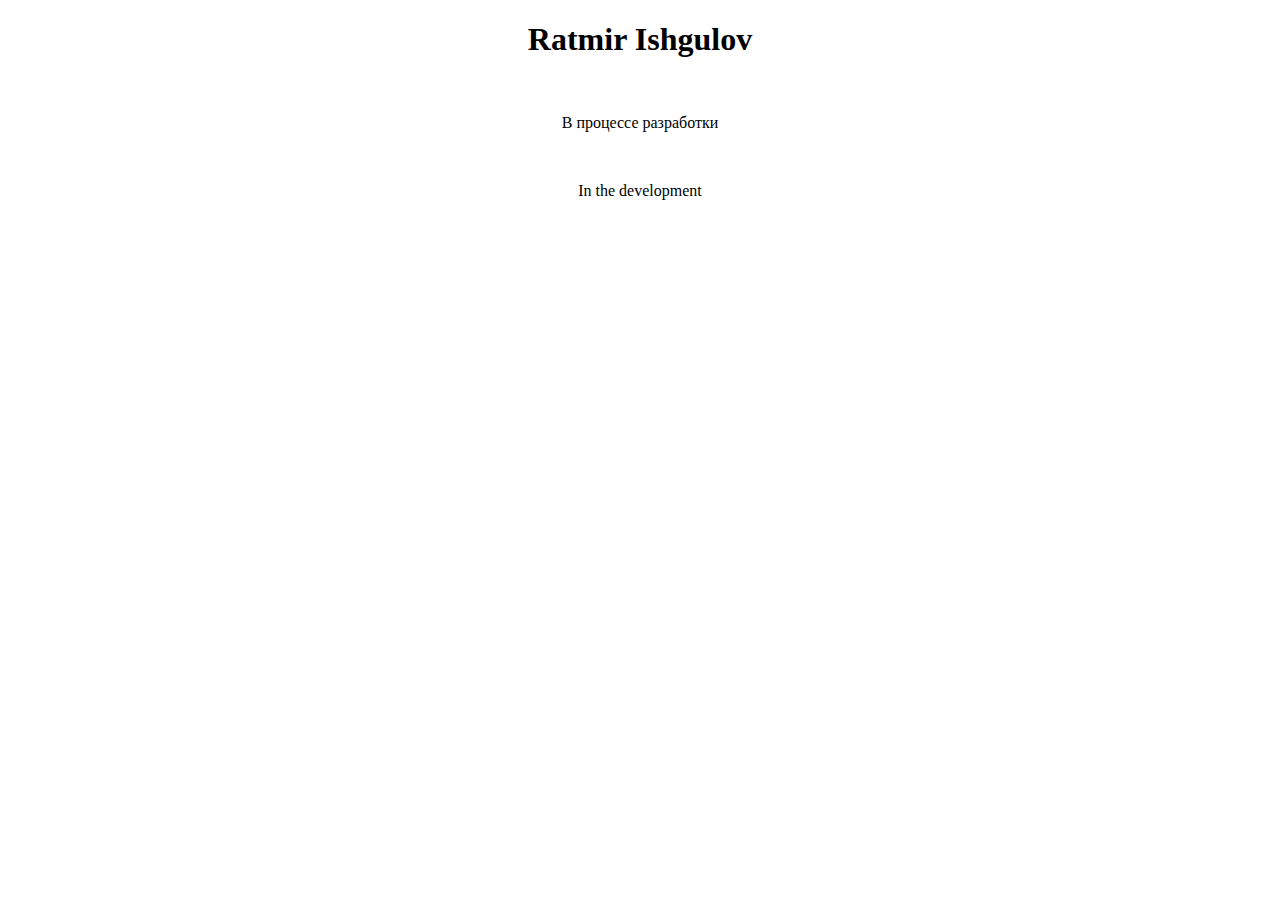
<file: index.html>
<!DOCTYPE html>
<html lang="en"><head>
  <meta charset="UTF-8">
  <meta http-equiv="X-UA-Compatible" content="IE=edge">
  <meta name="viewport" content="width=device-width, initial-scale=1.0">
  <title>Document</title>
</head>
<body>
  <div align="center"><h1 align="center">Ratmir Ishgulov</h1><br>
  <p>В процессе разработки</p> <br />
  <p>In the development</p>
  </body>
</html>
</file>
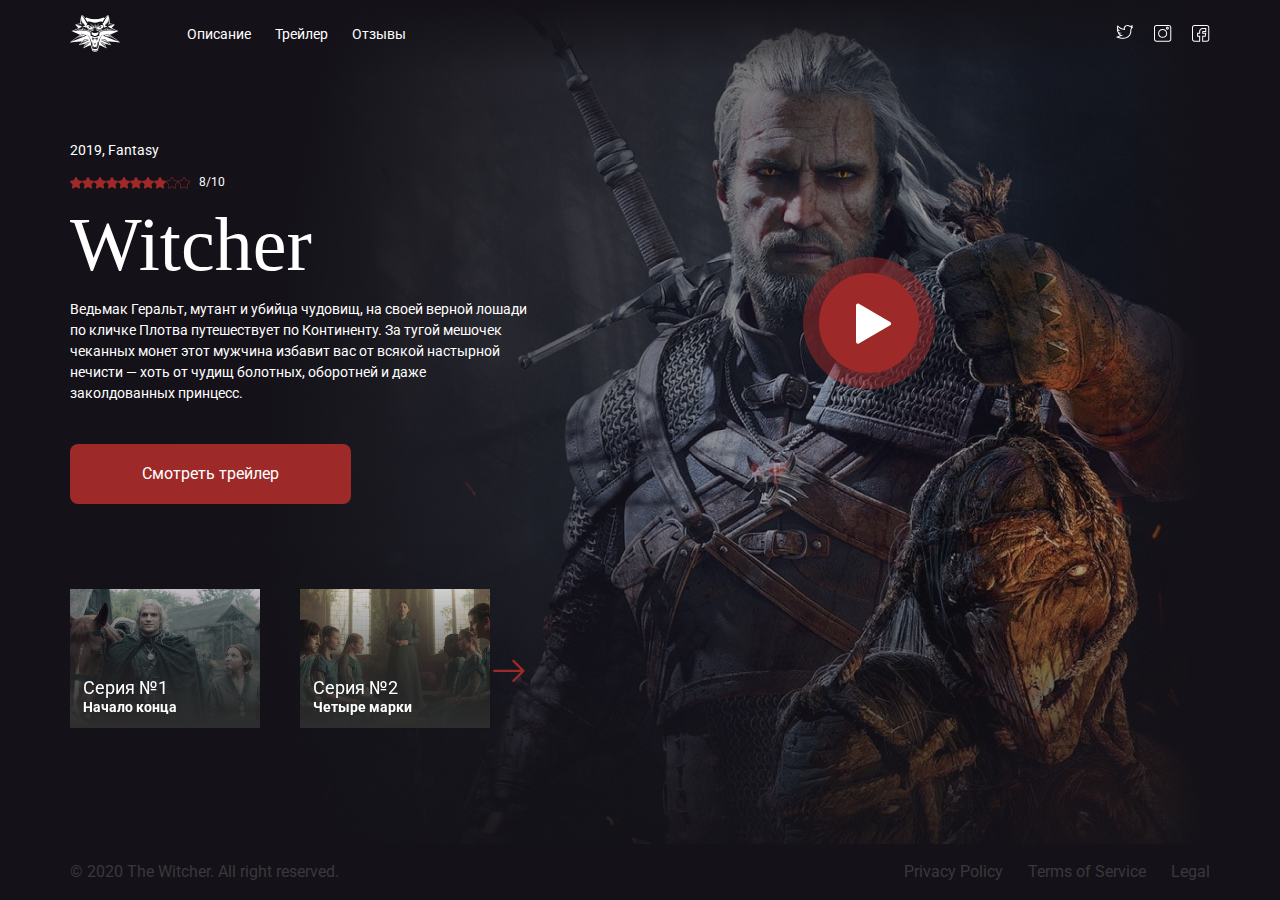
<file: js cunstcruct/index.html>
<!doctype html>
<html lang="ru">

<head>
  <meta charset="UTF-8">
  <meta name="viewport"
    content="width=device-width, user-scalable=no, initial-scale=1.0, maximum-scale=1.0, minimum-scale=1.0">
  <meta http-equiv="X-UA-Compatible" content="ie=edge">
  <title>Ведьмак - официальный сайт сериала</title>
  <link href="https://fonts.googleapis.com/css?family=Roboto:400,700&display=swap&subset=cyrillic-ext" rel="stylesheet">
  <link rel="stylesheet" href="css/reset.css">
  <link rel="stylesheet" href="css/swiper.min.css">
  <link rel="stylesheet" href="css/animate.css">
  <link rel="stylesheet" href="css/style.css">

  <script src="js/swiper.min.js" defer></script>
  <script src="youtube-modal/index.js" defer></script>
  <script src="js/main.js" defer></script>
</head>

<body>
  <div class="app"></div>
</body>


<!-- <body class="body-app" style="background-image: url(witcher/background.jpg);">
  <header>
    <div class="container">
      <div class="header">
        <img src="witcher/logo.png" alt="логотип Ведьмак" class="logo">
        <nav class="menu-list">
          <a href="#" class="menu-link">Описание</a>
          <a href="#" class="menu-link">Трейлер</a>
          <a href="#" class="menu-link">Отзывы</a>
        </nav>

        <div class="social">
          <a href="#" class="social-link"><img src="witcher/social/twitter.svg" alt="Twitter"></a>
          <a href="#" class="social-link"><img src="witcher/social/instagram.svg" alt="instagram"></a>
          <a href="#" class="social-link"><img src="witcher/social/facebook.svg" alt="Facebok"></a>
        </div>
      </div>
      <button class="menu-button"></button>
    </div>
  </header>


  <main>
    <div class="container">
      <div class="main-content">
        <div class="content">
          <span class="genre animated fadeInRight">2019,фэнтези</span>

          <div class="rating animated fadeInRight">
            <div class="rating-stars">
              <img src="img/star.svg" alt="Рейтинг 7 из 10" class="star">
              <img src="img/star.svg" alt="" class="star">
              <img src="img/star.svg" alt="" class="star">
              <img src="img/star.svg" alt="" class="star">
              <img src="img/star.svg" alt="" class="star">
              <img src="img/star.svg" alt="" class="star">
              <img src="img/star.svg" alt="" class="star">
              <img src="img/star-o.svg" alt="" class="star">
              <img src="img/star-o.svg" alt="" class="star">
              <img src="img/star-o.svg" alt="" class="star">
            </div>
            <div class="rating-number">7/10</div>
          </div>
          <h1 class="main-title animated fadeInRight">Ведьмак</h1>

          <p class="main-description animated fadeInRight">
            Ведьмак Геральт, мутант и убийца чудовищ, на своей верной лошади по кличке Плотва путешествует по Континенту. За тугой
            мешочек чеканных монет этот мужчина избавит вас от всякой настырной нечисти — хоть от чудищ болотных, оборотней и даже
            заколдованных принцесс.</p>

          <a href="https://www.youtube.com/watch?v=P0oJqfLzZzQ" class="button animated fadeInRight youtube-modal">Смотреть трейлер</a>

        </div>
        <a href="https://www.youtube.com/watch?v=P0oJqfLzZzQ" class="play youtube-modal">
          <img src="img/play.svg" alt="play" class="play-img">
        </a>
      </div>

      <div class="series">
        <div class="swiper-container">

          <div class="swiper-wrapper">

            <div class="swiper-slide">
              <figure class="card">
                <img class="card-img" src="witcher/series/series-1.jpg" alt="Серия №1">
                <figcaption class="card-description">
                  <p class="card-subtitle">Серия №1</p>
                  <p class="card-title">Начало конца</p>
                </figcaption>
              </figure>
            </div>

            <div class="swiper-slide">
              <figure class="card">
                <img class="card-img" src="witcher/series/series-2.jpg" alt="Серия №2">
                <figcaption class="card-description">
                  <p class="card-subtitle">Серия №2</p>
                  <p class="card-title">Четыре марки</p>
                </figcaption>
              </figure>
            </div>

            <div class="swiper-slide">
              <figure class="card">
                <img class="card-img" src="witcher/series/series-3.jpg" alt="Серия №3">
                <figcaption class="card-description">
                  <p class="card-subtitle">Серия №3</p>
                  <p class="card-title">Предательская луна</p>
                </figcaption>
              </figure>
            </div>

            <div class="swiper-slide">
              <figure class="card">
                <img class="card-img" src="witcher/series/series-4.jpg" alt="Серия №4">
                <figcaption class="card-description">
                  <p class="card-subtitle">Серия №4</p>
                  <p class="card-title">Банкеты, ублюдки и похороны</p>
                </figcaption>
              </figure>
            </div>

          </div>
        </div>
        <button class="arrow"></button>
      </div>

    </div>

  </main>

  <footer class="footer">
    <div class="container">
      <div class="footer-content">
        <div class="left">
          <span class="copyright">© 2020 The Witcher. All right reserved.</span>

        </div>
        <div class="right">
          <nav class="footer-menu">
            <a href="#" class="footer-link">Privacy Policy</a>
            <a href="#" class="footer-link">Terms of Service</a>
            <a href="#" class="footer-link">Legal</a>
          </nav>
        </div>
      </div>
    </div>
  </footer>
</body> -->

</html>
</file>
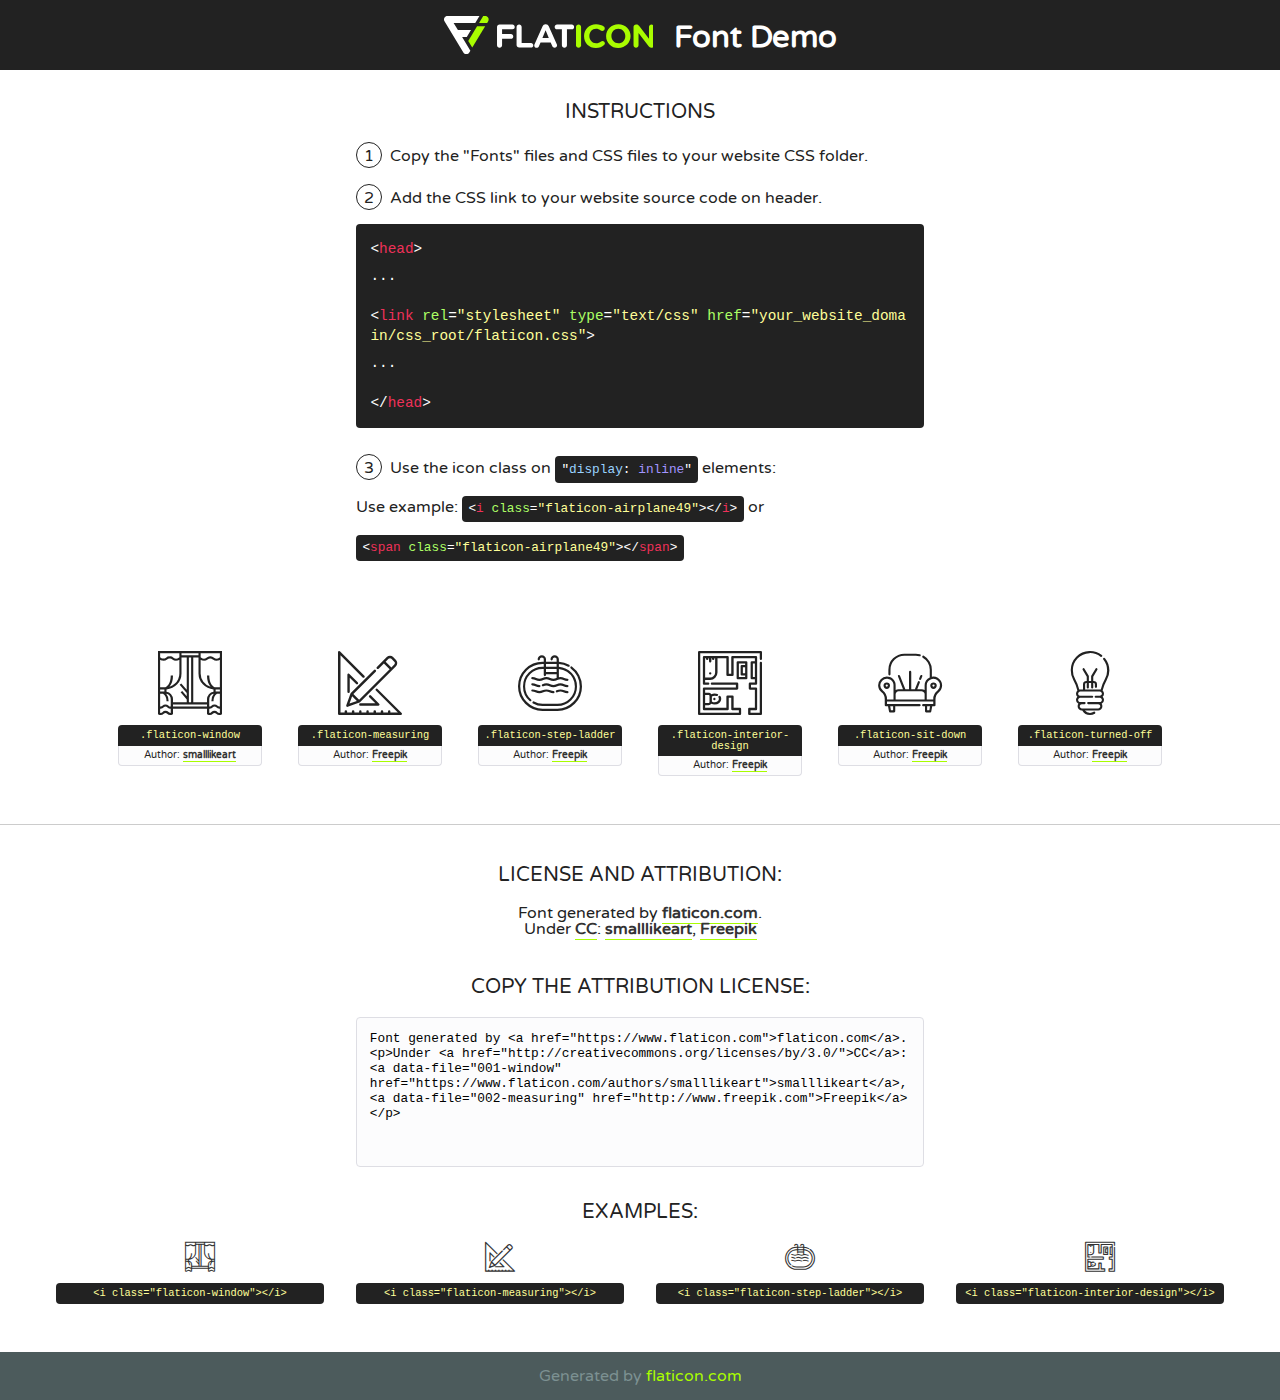
<file: Coffee/fonts/flaticon/font/flaticon.html>
<!DOCTYPE html>
<!--
  Flaticon icon font: Flaticon
  Creation date: 01/03/2019 00:45
-->
<html>
<!DOCTYPE html>
<html>

<head>
    <title>Flaticon WebFont</title>
    <link href="http://fonts.googleapis.com/css?family=Varela+Round" rel="stylesheet" type="text/css" />
    <link rel="stylesheet" type="text/css" href="flaticon.css">
    <meta charset="UTF-8">
    <style>
    html, body, div, span, applet, object, iframe,
    h1, h2, h3, h4, h5, h6, p, blockquote, pre,
    a, abbr, acronym, address, big, cite, code,
    del, dfn, em, img, ins, kbd, q, s, samp,
    small, strike, strong, sub, sup, tt, var,
    b, u, i, center,
    dl, dt, dd, ol, ul, li,
    fieldset, form, label, legend,
    table, caption, tbody, tfoot, thead, tr, th, td,
    article, aside, canvas, details, embed, 
    figure, figcaption, footer, header, hgroup, 
    menu, nav, output, ruby, section, summary,
    time, mark, audio, video {
        margin: 0;
        padding: 0;
        border: 0;
        font-size: 100%;
        font: inherit;
        vertical-align: baseline;
    }
    /* HTML5 display-role reset for older browsers */
    article, aside, details, figcaption, figure, 
    footer, header, hgroup, menu, nav, section {
        display: block;
    }
    body {
        line-height: 1;
    }
    ol, ul {
        list-style: none;
    }
    blockquote, q {
        quotes: none;
    }
    blockquote:before, blockquote:after,
    q:before, q:after {
        content: '';
        content: none;
    }
    table {
        border-collapse: collapse;
        border-spacing: 0;
    }
    body {
        font-family: 'Varela Round', Helvetica, Arial, sans-serif;
        font-size: 16px;
        color: #222;
    }
    a {
        color: #333;
        border-bottom: 1px solid #a9fd00;
        font-weight: bold;
        text-decoration: none;
    }
    * {
        -moz-box-sizing: border-box;
        -webkit-box-sizing: border-box;
        box-sizing: border-box;
        margin: 0;
        padding: 0;
    }
    [class^="flaticon-"]:before, [class*=" flaticon-"]:before, [class^="flaticon-"]:after, [class*=" flaticon-"]:after {
        font-family: Flaticon;
        font-size: 30px;
        font-style: normal;
        margin-left: 20px;
        color: #333;
    }
    .wrapper {
        max-width: 600px;
        margin: auto;
        padding: 0 1em;
    }
    .title {
        font-size: 1.25em;
        text-align: center;
        margin-bottom: 1em;
        text-transform: uppercase;
    }
    header {
        text-align: center;
        background-color: #222;
        color: #fff;
        padding: 1em;
    }
    header .logo {
        width: 210px;
        height: 38px;
        display: inline-block;
        vertical-align: middle;
        margin-right: 1em;
        border: none;
    }
    header strong {
        font-size: 1.95em;
        font-weight: bold;
        vertical-align: middle;
        margin-top: 5px;
        display: inline-block;
    }
    .demo {
        margin: 2em auto;
        line-height: 1.25em;
    }
    .demo ul li {
        margin-bottom: 1em;
    }
    .demo ul li .num {
        color: #222;
        border-radius: 20px;
        display: inline-block;
        width: 26px;
        padding: 3px;
        height: 26px;
        text-align: center;
        margin-right: 0.5em;
        border: 1px solid #222;
    }
    .demo ul li code {
        background-color: #222;
        border-radius: 4px;
        padding: 0.25em 0.5em;
        display: inline-block;
        color: #fff;
        font-family: Consolas,Monaco,Lucida Console,Liberation Mono,DejaVu Sans Mono,Bitstream Vera Sans Mono,Courier New, monospace;
        font-weight: lighter;
        margin-top: 1em;
        font-size: 0.8em;
        word-break: break-all;
    }
    .demo ul li code.big {
        padding: 1em;
        font-size: 0.9em;
    }
    .demo ul li code .red {
        color: #EF3159;
    }
    .demo ul li code .green {
        color: #ACFF65;
    }
    .demo ul li code .yellow {
        color: #FFFF99;
    }
    .demo ul li code .blue {
        color: #99D3FF;
    }
    .demo ul li code .purple {
        color: #A295FF;
    }
    .demo ul li code .dots {
        margin-top: 0.5em;
        display: block;
    }
    #glyphs {
        border-bottom: 1px solid #ccc;
        padding: 2em 0;
        text-align: center;
    }
    .glyph {
        display: inline-block;
        width: 9em;
        margin: 1em;
        text-align: center;
        vertical-align: top;
        background: #FFF;
    }
    .glyph .glyph-icon {
        padding: 10px;
        display: block;
        font-family:"Flaticon";
        font-size: 64px;
        line-height: 1;
    }
    .glyph .glyph-icon:before {
        font-size: 64px;
        color: #222;
        margin-left: 0;
    }
    .class-name {
        font-size: 0.65em;
        background-color: #222;
        color: #fff;
        border-radius: 4px 4px 0 0;
        padding: 0.5em;
        color: #FFFF99;
        font-family: Consolas,Monaco,Lucida Console,Liberation Mono,DejaVu Sans Mono,Bitstream Vera Sans Mono,Courier New, monospace;
    }
    .author-name {
        font-size: 0.6em;
        background-color: #fcfcfd;
        border: 1px solid #DEDEE4;
        border-top: 0;
        border-radius: 0 0 4px 4px;
        padding: 0.5em;
    }
    .class-name:last-child {
        font-size: 10px;
        color:#888;
    }
    .class-name:last-child a {
        font-size: 10px;
        color:#555;
    }
    .class-name:last-child a:hover {
        color:#a9fd00;
    }
    .glyph > input {
        display: block;
        width: 100px;
        margin: 5px auto;
        text-align: center;
        font-size: 12px;
        cursor: text;
    }
    .glyph > input.icon-input {
        font-family:"Flaticon";
        font-size: 16px;
        margin-bottom: 10px;
    }
    .attribution .title {
        margin-top: 2em;
    }
    .attribution textarea {
        background-color: #fcfcfd;
        padding: 1em;
        border: none;
        box-shadow: none;
        border: 1px solid #DEDEE4;
        border-radius: 4px;
        resize: none;
        width: 100%;
        height: 150px;
        font-size: 0.8em;
        font-family: Consolas,Monaco,Lucida Console,Liberation Mono,DejaVu Sans Mono,Bitstream Vera Sans Mono,Courier New, monospace;
        -webkit-appearance: none;
    }
    .iconsuse {
        margin: 2em auto;
        text-align: center;
        max-width: 1200px;
    }
    .iconsuse:after {
        content: '';
        display: table;
        clear: both;
    }
    .iconsuse .image {
        float: left;
        width: 25%;
        padding: 0 1em;
    }
    .iconsuse .image p {
        margin-bottom: 1em;
    }
    .iconsuse .image span {
        display: block;
        font-size: 0.65em;
        background-color: #222;
        color: #fff;
        border-radius: 4px;
        padding: 0.5em;
        color: #FFFF99;
        margin-top: 1em;
        font-family: Consolas,Monaco,Lucida Console,Liberation Mono,DejaVu Sans Mono,Bitstream Vera Sans Mono,Courier New, monospace;
    }
    #footer {
        text-align: center;
        background-color: #4C5B5C;
        color: #7c9192;
        padding: 1em;
    }
    #footer a {
        border: none;
        color: #a9fd00;
        font-weight: normal;
    }
    @media (max-width: 960px) {
        .iconsuse .image {
            width: 50%;
        }
    }
    @media (max-width: 560px) {
        .iconsuse .image {
            width: 100%;
        }
    }
    </style>
</head>

<body class="characters-off">

    <header>
        <a href="https://www.flaticon.com" target="_blank" class="logo">
            <svg version="1.1" xmlns="http://www.w3.org/2000/svg" xmlns:xlink="http://www.w3.org/1999/xlink" xmlns:a="http://ns.adobe.com/AdobeSVGViewerExtensions/3.0/" viewBox="0 0 560.875 102.036" enable-background="new 0 0 560.875 102.036" xml:space="preserve">
                <defs>
                </defs>
                <g>
                    <g class="letters">
                        <path fill="#ffffff" d="M141.596,29.675c0-3.777,2.985-6.767,6.764-6.767h34.438c3.426,0,6.15,2.728,6.15,6.15
                        c0,3.43-2.724,6.149-6.15,6.149h-27.674v13.091h23.719c3.429,0,6.151,2.724,6.151,6.15c0,3.43-2.723,6.149-6.151,6.149h-23.719
                        v17.574c0,3.773-2.986,6.761-6.764,6.761c-3.779,0-6.764-2.989-6.764-6.761V29.675z"></path>
                        <path fill="#ffffff" d="M193.844,29.149c0-3.781,2.985-6.767,6.764-6.767c3.776,0,6.763,2.985,6.763,6.767v42.957h25.039
                        c3.426,0,6.149,2.726,6.149,6.153c0,3.425-2.723,6.15-6.149,6.15h-31.802c-3.779,0-6.764-2.986-6.764-6.768V29.149z"></path>
                        <path fill="#ffffff" d="M241.891,75.71l21.438-48.407c1.492-3.341,4.215-5.357,7.906-5.357h0.792
                        c3.686,0,6.323,2.017,7.815,5.357l21.439,48.407c0.436,0.967,0.701,1.845,0.701,2.723c0,3.602-2.809,6.501-6.414,6.501
                        c-3.161,0-5.269-1.845-6.499-4.655l-4.132-9.661h-27.059l-4.301,10.102c-1.144,2.631-3.426,4.214-6.237,4.214
                        c-3.517,0-6.24-2.81-6.24-6.325C241.1,77.64,241.451,76.677,241.891,75.71z M279.932,58.666l-8.521-20.297l-8.526,20.297H279.932
                        z"></path>
                        <path fill="#ffffff" d="M314.864,35.387H301.86c-3.429,0-6.239-2.813-6.239-6.238c0-3.429,2.811-6.24,6.239-6.24h39.533
                        c3.426,0,6.237,2.811,6.237,6.24c0,3.425-2.811,6.238-6.237,6.238h-13.001v42.785c0,3.773-2.99,6.761-6.764,6.761
                        c-3.779,0-6.764-2.989-6.764-6.761V35.387z"></path>
                        <path fill="#A9FD00" d="M352.615,29.149c0-3.781,2.985-6.767,6.767-6.767c3.774,0,6.761,2.985,6.761,6.767v49.024
                        c0,3.773-2.987,6.761-6.761,6.761c-3.781,0-6.767-2.989-6.767-6.761V29.149z"></path>
                        <path fill="#A9FD00" d="M374.132,53.836v-0.179c0-17.481,13.178-31.801,32.065-31.801c9.22,0,15.459,2.458,20.557,6.238
                        c1.402,1.054,2.637,2.985,2.637,5.357c0,3.692-2.985,6.59-6.681,6.59c-1.845,0-3.071-0.702-4.044-1.319
                        c-3.776-2.813-7.729-4.393-12.562-4.393c-10.364,0-17.831,8.611-17.831,19.154v0.173c0,10.542,7.291,19.329,17.831,19.329
                        c5.715,0,9.492-1.756,13.359-4.834c1.049-0.874,2.458-1.491,4.039-1.491c3.429,0,6.325,2.813,6.325,6.236
                        c0,2.106-1.056,3.78-2.282,4.834c-5.539,4.834-12.036,7.733-21.878,7.733C387.572,85.464,374.132,71.493,374.132,53.836z"></path>
                        <path fill="#A9FD00" d="M433.009,53.836v-0.179c0-17.481,13.79-31.801,32.766-31.801c18.981,0,32.592,14.143,32.592,31.628v0.173
                        c0,17.483-13.785,31.807-32.769,31.807C446.625,85.464,433.009,71.32,433.009,53.836z M484.224,53.836v-0.179
                        c0-10.539-7.725-19.326-18.626-19.326c-10.893,0-18.449,8.611-18.449,19.154v0.173c0,10.542,7.73,19.329,18.626,19.329
                        C476.676,72.986,484.224,64.378,484.224,53.836z"></path>
                        <path fill="#A9FD00" d="M506.233,29.321c0-3.774,2.99-6.763,6.767-6.763h1.401c3.252,0,5.183,1.583,7.029,3.953l26.093,34.265
                        V29.059c0-3.692,2.99-6.677,6.681-6.677c3.683,0,6.671,2.985,6.671,6.677v48.934c0,3.78-2.987,6.765-6.764,6.765h-0.436
                        c-3.257,0-5.188-1.581-7.034-3.953l-27.056-35.492v32.944c0,3.687-2.985,6.676-6.678,6.676c-3.683,0-6.673-2.989-6.673-6.676
                        V29.321z"></path>
                    </g>
                    <g class="insignia">
                        <path fill="#ffffff" d="M48.372,56.137h12.517l11.156-18.537H37.186L25.688,18.539h57.825L94.668,0H9.271
                        C5.925,0,2.842,1.801,1.198,4.716c-1.644,2.907-1.593,6.482,0.134,9.343l50.38,83.501c1.678,2.781,4.689,4.476,7.938,4.476
                        c3.246,0,6.257-1.695,7.935-4.476l2.898-4.804L48.372,56.137z"></path>
                        <g class="i">
                            <path fill="#A9FD00" d="M93.575,18.539h0.031v0.004l21.652,0.004l2.705-4.488c1.727-2.861,1.778-6.436,0.133-9.343
                            C116.454,1.801,113.371,0,110.026,0h-5.294L93.575,18.539z"></path>
                            <polygon fill="#A9FD00" points="88.291,27.356 64.725,66.486 75.519,84.404 109.942,27.356"></polygon>
                        </g>
                    </g>
                </g>
            </svg>
        </a>
        <strong>Font Demo</strong>
    </header>


    <section class="demo wrapper">

        <p class="title">Instructions</p>

        <ul>
            <li>
                <span class="num">1</span>Copy the "Fonts" files and CSS files to your website CSS folder.
            </li>
            <li>
                <span class="num">2</span>Add the CSS link to your website source code on header.
                <code class="big">
                    &lt;<span class="red">head</span>&gt;
                    <br/><span class="dots">...</span>
                    <br/>&lt;<span class="red">link</span> <span class="green">rel</span>=<span class="yellow">"stylesheet"</span> <span class="green">type</span>=<span class="yellow">"text/css"</span> <span class="green">href</span>=<span class="yellow">"your_website_domain/css_root/flaticon.css"</span>&gt;
                    <br/><span class="dots">...</span>
                    <br/>&lt;/<span class="red">head</span>&gt;
                </code>
            </li>

            <li>
                <p>
                    <span class="num">3</span>Use the icon class on <code>"<span class="blue">display</span>:<span class="purple"> inline</span>"</code> elements:
                    <br />
                    Use example: <code>&lt;<span class="red">i</span> <span class="green">class</span>=<span class="yellow">&quot;flaticon-airplane49&quot;</span>&gt;&lt;/<span class="red">i</span>&gt;</code> or <code>&lt;<span class="red">span</span> <span class="green">class</span>=<span class="yellow">&quot;flaticon-airplane49&quot;</span>&gt;&lt;/<span class="red">span</span>&gt;</code>
            </li>
        </ul>

    </section>




   <section id="glyphs">          
    
      
        <div class="glyph"><div class="glyph-icon flaticon-window"></div>
            <div class="class-name">.flaticon-window</div>
            <div class="author-name">Author: <a data-file="001-window" href="https://www.flaticon.com/authors/smalllikeart">smalllikeart</a> </div> 
        </div>        
        
        <div class="glyph"><div class="glyph-icon flaticon-measuring"></div>
            <div class="class-name">.flaticon-measuring</div>
            <div class="author-name">Author: <a data-file="002-measuring" href="http://www.freepik.com">Freepik</a> </div> 
        </div>        
        
        <div class="glyph"><div class="glyph-icon flaticon-step-ladder"></div>
            <div class="class-name">.flaticon-step-ladder</div>
            <div class="author-name">Author: <a data-file="003-step-ladder" href="http://www.freepik.com">Freepik</a> </div> 
        </div>        
        
        <div class="glyph"><div class="glyph-icon flaticon-interior-design"></div>
            <div class="class-name">.flaticon-interior-design</div>
            <div class="author-name">Author: <a data-file="004-interior-design" href="http://www.freepik.com">Freepik</a> </div> 
        </div>        
        
        <div class="glyph"><div class="glyph-icon flaticon-sit-down"></div>
            <div class="class-name">.flaticon-sit-down</div>
            <div class="author-name">Author: <a data-file="005-sit-down" href="http://www.freepik.com">Freepik</a> </div> 
        </div>        
        
        <div class="glyph"><div class="glyph-icon flaticon-turned-off"></div>
            <div class="class-name">.flaticon-turned-off</div>
            <div class="author-name">Author: <a data-file="006-turned-off" href="http://www.freepik.com">Freepik</a> </div> 
        </div>        
        

    </section>



    <section class="attribution wrapper"   style="text-align:center;">

      <div class="title">License and attribution:</div><div class="attrDiv">Font generated by <a href="https://www.flaticon.com">flaticon.com</a>. <div><p>Under <a href="http://creativecommons.org/licenses/by/3.0/">CC</a>: <a data-file="001-window" href="https://www.flaticon.com/authors/smalllikeart">smalllikeart</a>, <a data-file="002-measuring" href="http://www.freepik.com">Freepik</a></p>  </div>
      </div>
      <div class="title">Copy the Attribution License:</div>

    <textarea onclick="this.focus();this.select();">Font generated by &lt;a href=&quot;https://www.flaticon.com&quot;&gt;flaticon.com&lt;/a&gt;. <p>Under <a href="http://creativecommons.org/licenses/by/3.0/">CC</a>: <a data-file="001-window" href="https://www.flaticon.com/authors/smalllikeart">smalllikeart</a>, <a data-file="002-measuring" href="http://www.freepik.com">Freepik</a></p>  
     </textarea>

    </section>

    <section class="iconsuse">

          <div class="title">Examples:</div>            
             
            <div class="image">
                <p>
                    <i class="glyph-icon flaticon-window"></i> 
                    <span>&lt;i class=&quot;flaticon-window&quot;&gt;&lt;/i&gt;</span>
                </p>
            </div>
            
            <div class="image">
                <p>
                    <i class="glyph-icon flaticon-measuring"></i> 
                    <span>&lt;i class=&quot;flaticon-measuring&quot;&gt;&lt;/i&gt;</span>
                </p>
            </div>
            
            <div class="image">
                <p>
                    <i class="glyph-icon flaticon-step-ladder"></i> 
                    <span>&lt;i class=&quot;flaticon-step-ladder&quot;&gt;&lt;/i&gt;</span>
                </p>
            </div>
            
            <div class="image">
                <p>
                    <i class="glyph-icon flaticon-interior-design"></i> 
                    <span>&lt;i class=&quot;flaticon-interior-design&quot;&gt;&lt;/i&gt;</span>
                </p>
            </div>
                       
        </div>
                            
    </section>

<div id="footer">
    <div>Generated by <a href="https://www.flaticon.com">flaticon.com</a>
    </div>
</div>



</body>
</html>
</file>
<file: js cunstcruct/css/style.css>
html {
    --sub-color: #9D2929;
}

img {
    max-width: 100%;
    height: auto;
}


.body-app {
    background-color: #141218;
    font-family: 'Roboto', sans-serif;
    color: #FFFFFF;
    min-height: 100vh;
    display: flex;
    flex-direction: column;
    background-repeat: no-repeat;
    background-position: top right 20%;
}

.container {
    width: 95%;
    max-width: 1140px;
    margin: auto;

}

.header {
    display: flex;
    align-items: center;
    justify-content: space-between;
    padding-top: 15px;
    margin-bottom: 90px;
    z-index: 99;
}

.logo {
    height: 37px;
}

.menu-list {
    margin-right: auto;
    margin-left: 67px;
}

.menu-link {
    font-size: 14px;
    line-height: 16px;
    color: inherit;
    text-decoration: none;
    margin-right: 24px;
}

.social {
    display: flex;
    gap: 20px;
}

.social-link {
    display: block;
    max-width: 18px;
    text-decoration: none;
}

.social-link img {
    display: block;
    width: 100%;
}

.genre {
    font-size: 14px;
    line-height: 16px;
    margin-bottom: 16px;
    display: block;
    animation-delay: 0.1s;
}

.rating {
    display: flex;
    align-items: center;
    margin-bottom: 10px;
    animation-delay: 0.3s;
}

.rating-number {
    font-size: 12px;
    line-height: 14px;
    margin-left: 9px;
}

.main-title {
    font-size: 76px;
    line-height: 89px;
    font-family: serif;
    margin-bottom: 10px;
    animation-delay: 0.5s;
}

.main-description {
    max-width: 458px;
    font-size: 14px;
    line-height: 150%;
    margin-bottom: 40px;
    animation-delay: 0.7s;
}

.main-content {
    display: flex;
    align-items: center;
    margin-bottom: 85px;
}

.button {
    display: inline-block;
    background-color: var(--sub-color);
    border-radius: 8px;
    color: #FFFFFF;
    border: none;
    padding: 22px 72px;
    text-decoration: none;
    animation-delay: 1s;
}

.button:active {
    color: #fff;
}

.play {
    display: flex;
    align-items: center;
    justify-content: center;
    background: var(--sub-color);
    width: 100px;
    height: 100px;
    border-radius: 50%;
    border: none;
    position: relative;
    margin: auto;
}

.play:before {
    content: '';
    width: 132px;
    height: 132px;
    background: var(--sub-color);
    opacity: 0.5;
    position: absolute;
    border-radius: 50%;
    left: -16px;
    top: -16px;
    animation: pulse 0.5s ease-in-out 0.5s infinite;
}

.play-img {
    position: relative;
    transform: translateX(5px);
}

.series {
    display: flex;
    align-items: center;
    margin-bottom: 60px;
    position: relative;
    max-width: 420px;
}

.card {
    position: relative;
    margin-right: 30px;
    width: 164px;
    height: 113.41px;
    border-radius: 8px;
    display: flex;
    flex-direction: column;
    justify-content: flex-end;
    padding: 13px;
}

.card:after {
    content: '';
    position: absolute;
    top: 0;
    right: 0;
    bottom: 0;
    left: 0;
    z-index: 25;
    background: linear-gradient(180deg, rgba(20, 18, 24, 0.2) 0%, #2D2D2D 100%);
}

.card-img {
    position: absolute;
    width: 100%;
    height: 100%;
    object-fit: cover;
    top: 0;
    left: 0;
    right: 0;
    bottom: 0;
}

.card-description {
    position: relative;
    z-index: 50;
    color: #fff;
}

.card-subtitle {
    font-size: 18px;
    line-height: 12px;
    margin-bottom: 5px;
}

.card-title {
    font-weight: bold;
    font-size: 14px;
    line-height: 16px;
}

.arrow {
    width: 32px;
    height: 23px;
    border: none;
    background-image: url('../img/arrow.svg');
    background-repeat: no-repeat;
    background-position: center;
    background-color: transparent;
    position: absolute;
    top: 50%;
    right: -35px;
}

.swiper-container {
    max-width: 420px;
    margin-left: 0px;
}
.swiper-slide a {
    text-decoration: none;
}

.footer {
    background-color: #141218;
    padding: 20px 0;
    margin-top: auto;
}

.footer-content {
    display: flex;
    align-items: center;
    justify-content: space-between;
}

.footer-link {
    text-decoration: none;
    color: #3A383D;
    margin-left: 25px;
}

.copyright {
    color: #3A383D;
}

.menu-button {
    display: none;
    z-index: 100;
}



@media (max-width: 760px) {
    .play {
        display: none;
    }

    .footer-content {
        flex-direction: column;
        align-items: flex-start;
    }

    .copyright {
        display: block;
        margin-bottom: 8px;
    }

    .footer-link:first-child {
        margin-left: 0;
    }
}

@media (max-width: 540px) {
    .menu-button {
        display: block;
        position: absolute;
        right: 35px;
        top: 40px;
        width: 30px;
        height: 2px;
        background-color: #fff;
        border: none;
        cursor: pointer;
    }

    .menu-button:before {
        content: '';
        display: block;
        position: absolute;
        top: 0px;
        left: 0px;
        width: 30px;
        height: 2px;
        background-color: #fff;
        margin-top: -7px;
        transition: transform 0.2s;
    }

    .menu-button:after {
        content: '';
        display: block;
        position: absolute;
        top: 0px;
        left: 0px;
        width: 30px;
        height: 2px;
        background-color: #fff;
        margin-top: 7px;
        transition: transform 0.2s;
    }

    .menu-button-active {
        height: 0;
        background: transparent;
    }

    .menu-button-active:before {
        transform: rotate(45deg);
        margin-top: 0;
    }

    .menu-button-active:after {
        transform: rotate(-45deg);
        margin-top: 0;
    }

    .header {
        display: none;
        flex-direction: column;
        position: absolute;
        right: 0;
        top: 0;
        background-color: var(--sub-color);
        width: 400px;
        padding-bottom: 40px;
    }

    .header-active {
        display: flex;
    }

    .logo {
        margin-bottom: 25px;

    }

    .menu-list {
        margin: auto;
        order: 2;
        display: flex;
        flex-direction: column;
        align-items: center;
    }

    .menu-link {
        margin-right: 0;
        margin-bottom: 17px;
    }

    .social {
        order: 1;
        margin-bottom: 22px;
    }

    .social-link:first-child {
        margin-left: 0;
    }

    .swiper-container {
        width: 80%;
    }

    .main-content {
        margin-top: 196px;
    }

    .main-title {
        font-size: 56px;
    }

    .series {
        max-width: 210px;
    }
}
</file>
<file: Coffee/fonts/flaticon/font/flaticon.css>
/*
  	Flaticon icon font: Flaticon
  	Creation date: 01/03/2019 00:45
  	*/

@font-face {
  font-family: "Flaticon";
  src: url("./Flaticon.eot");
  src: url("./Flaticon.eot?#iefix") format("embedded-opentype"),
       url("./Flaticon.woff2") format("woff2"),
       url("./Flaticon.woff") format("woff"),
       url("./Flaticon.ttf") format("truetype"),
       url("./Flaticon.svg#Flaticon") format("svg");
  font-weight: normal;
  font-style: normal;
}

@media screen and (-webkit-min-device-pixel-ratio:0) {
  @font-face {
    font-family: "Flaticon";
    src: url("./Flaticon.svg#Flaticon") format("svg");
  }
}

[class^="flaticon-"]:before, [class*=" flaticon-"]:before,
[class^="flaticon-"]:after, [class*=" flaticon-"]:after {   
  font-family: Flaticon;
font-style: normal;
/* Better Font Rendering =========== */
  -webkit-font-smoothing: antialiased;
  -moz-osx-font-smoothing: grayscale;
}

.flaticon-window:before { content: "\f100"; }
.flaticon-measuring:before { content: "\f101"; }
.flaticon-step-ladder:before { content: "\f102"; }
.flaticon-interior-design:before { content: "\f103"; }
.flaticon-sit-down:before { content: "\f104"; }
.flaticon-turned-off:before { content: "\f105"; }
</file>
